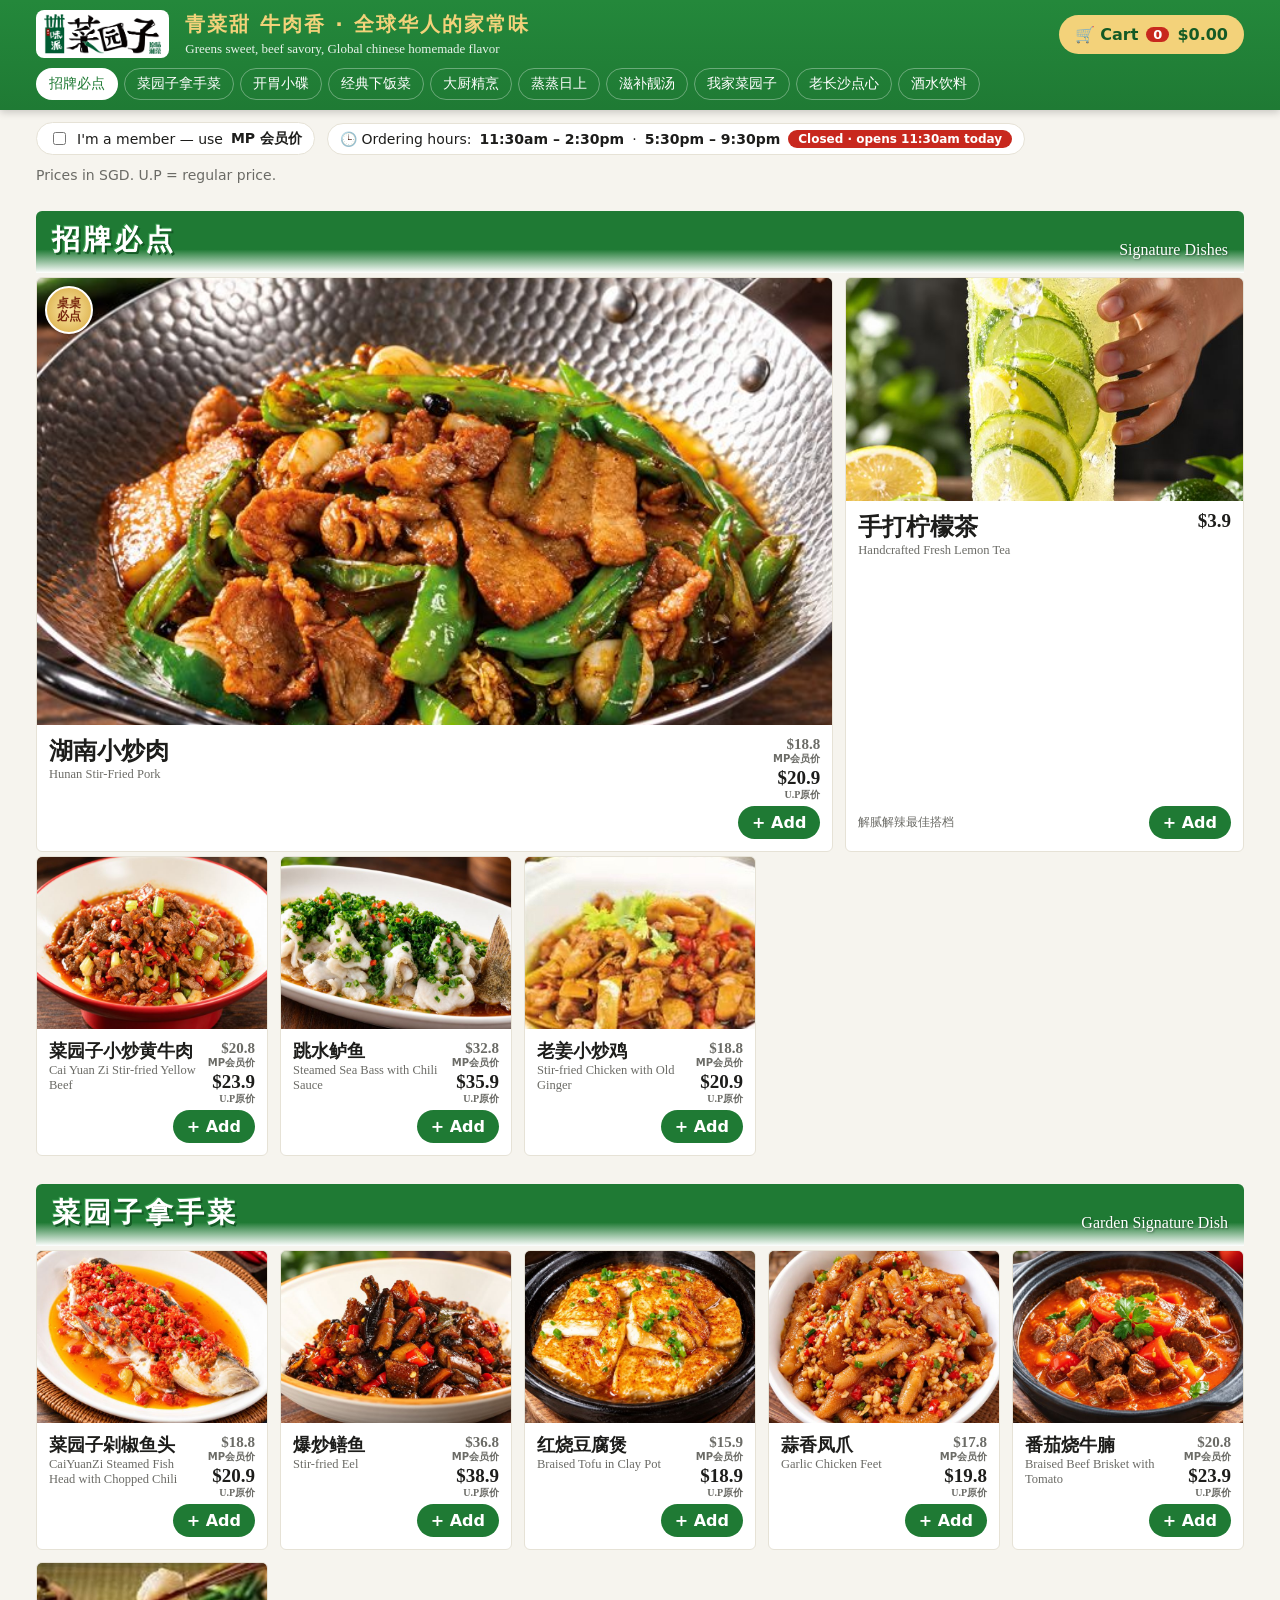
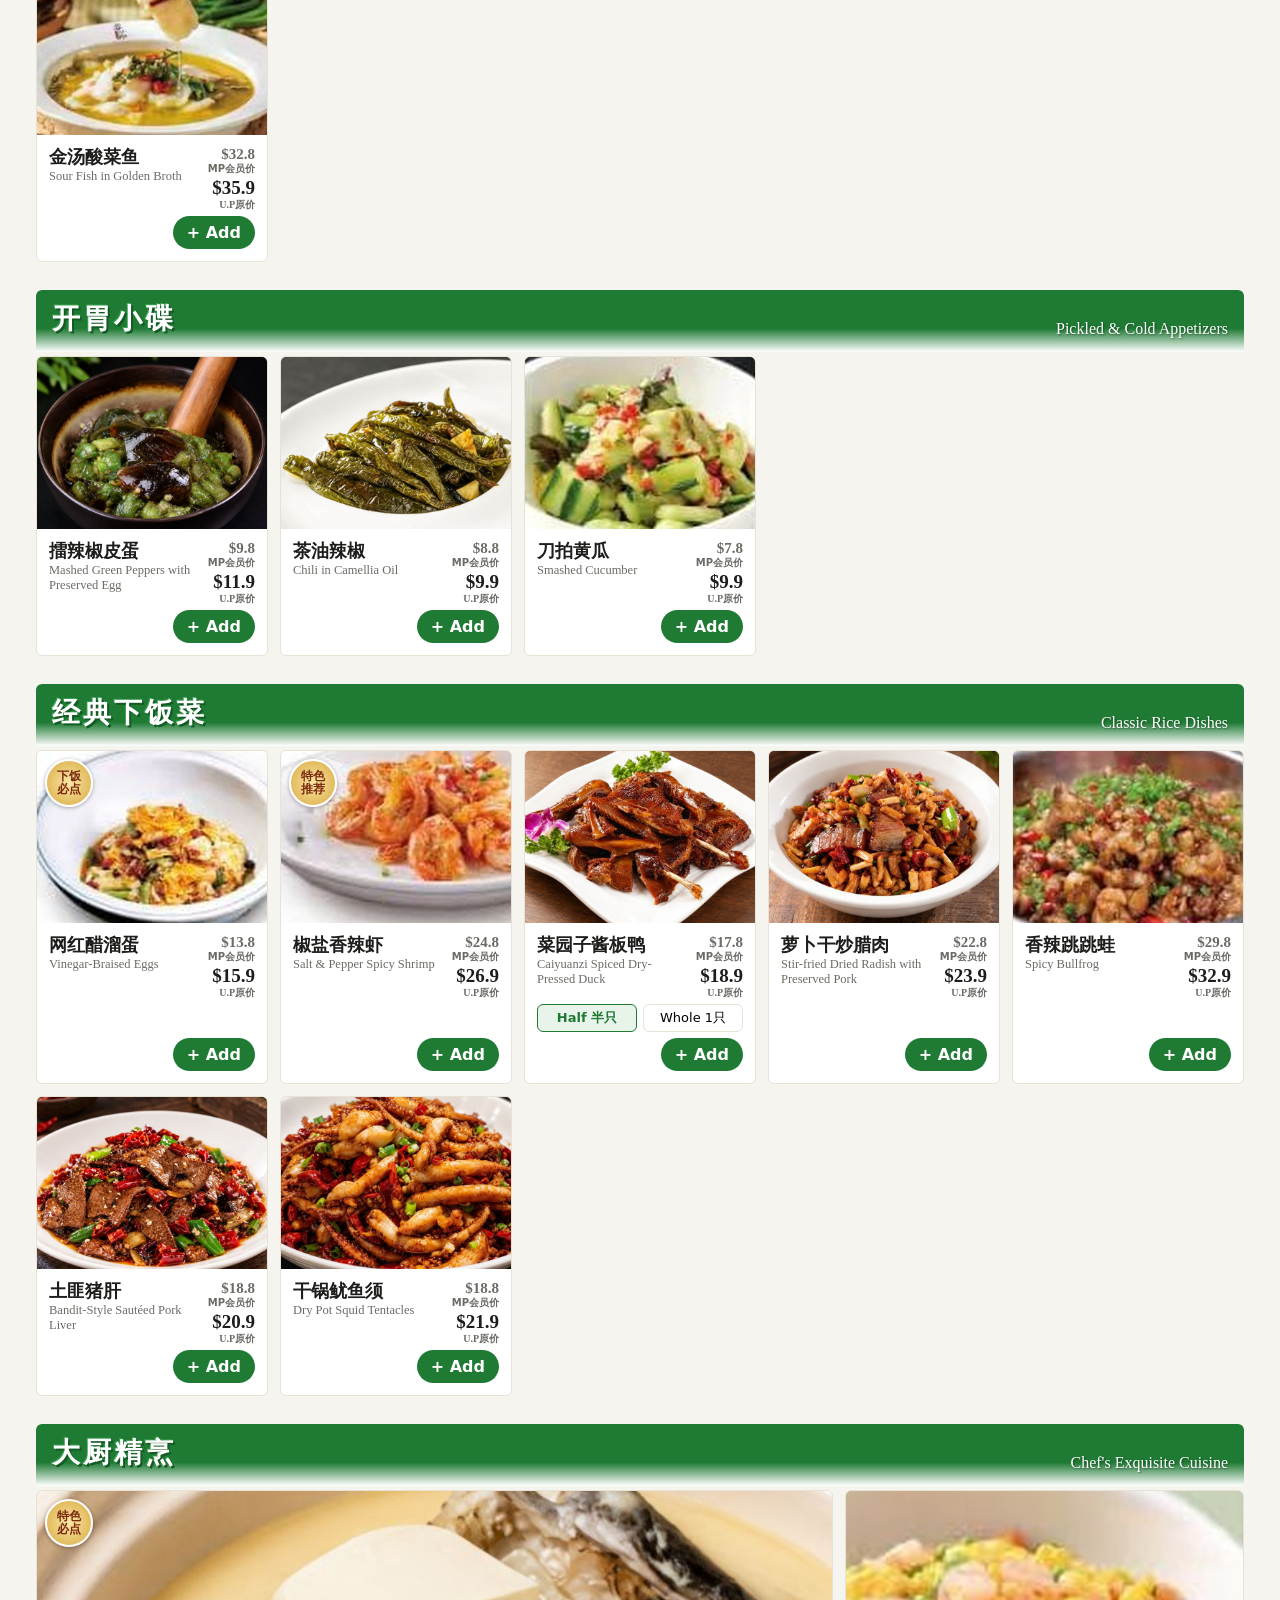
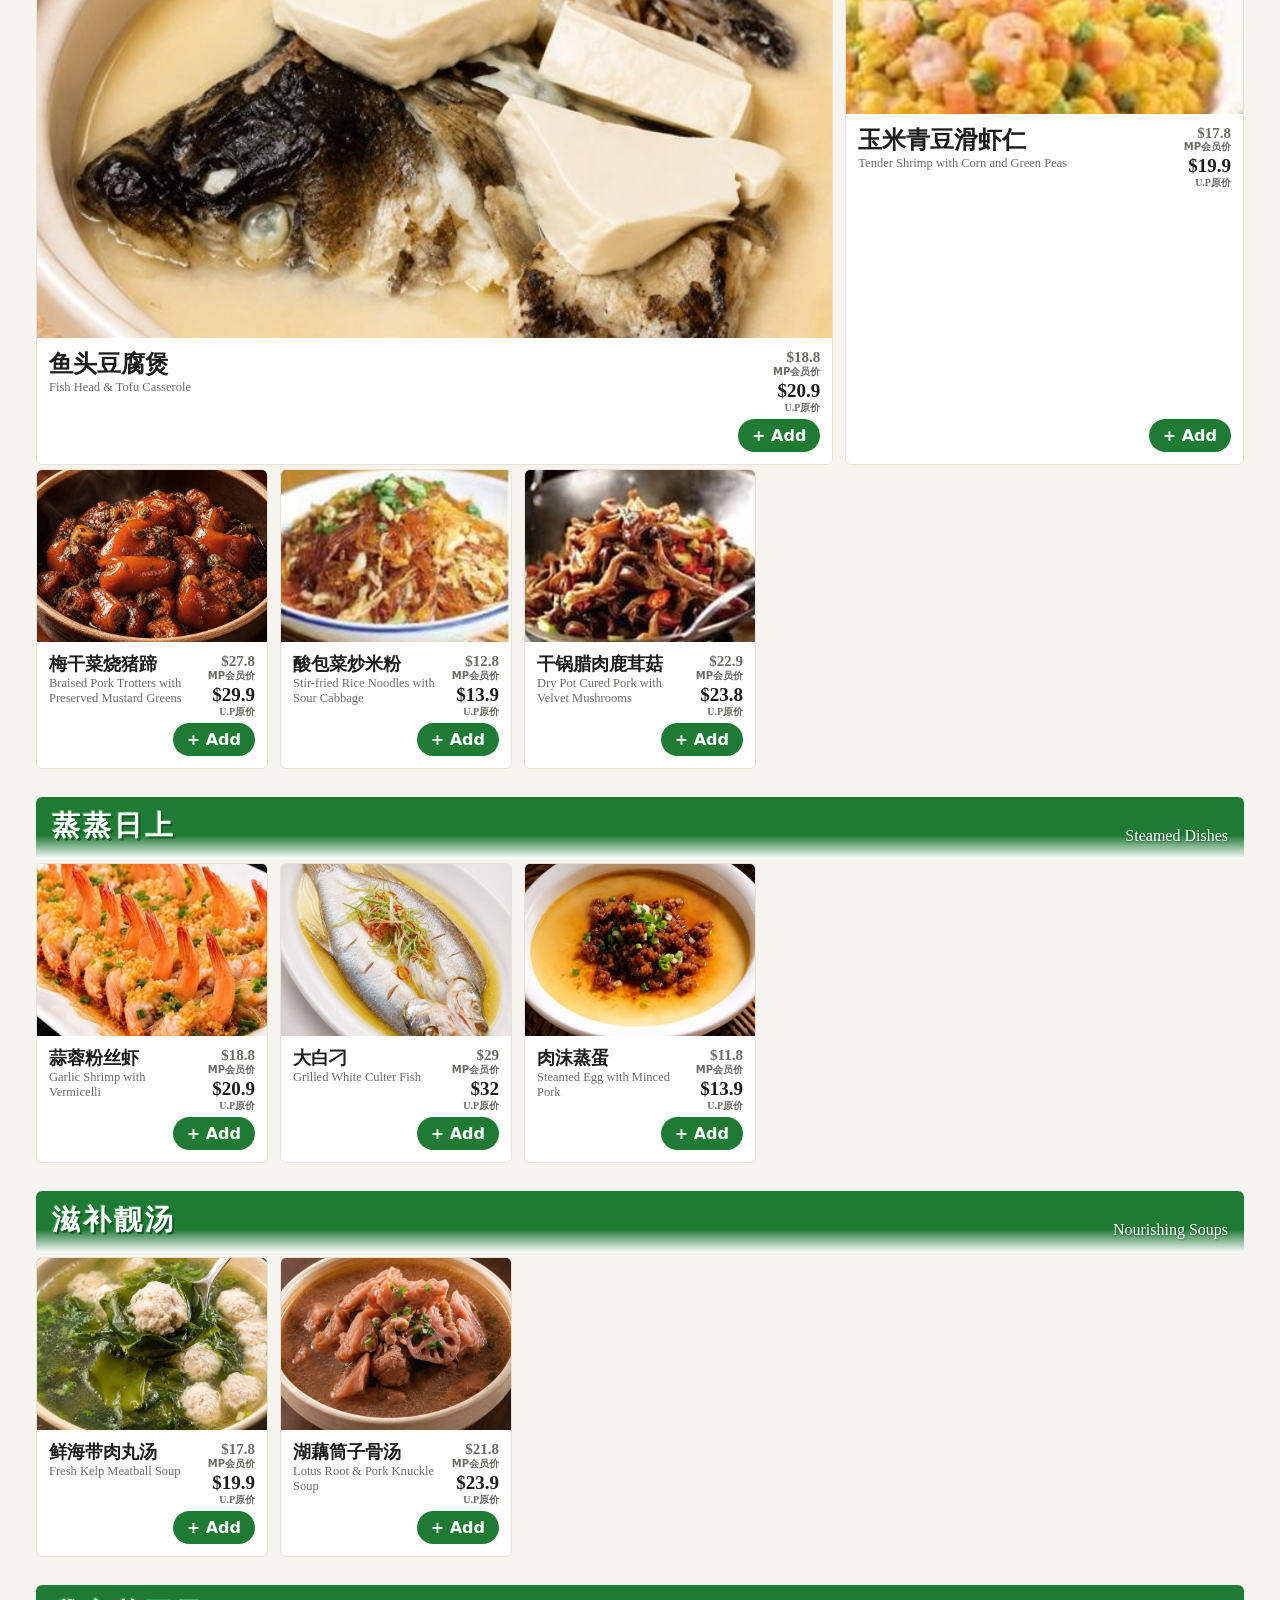
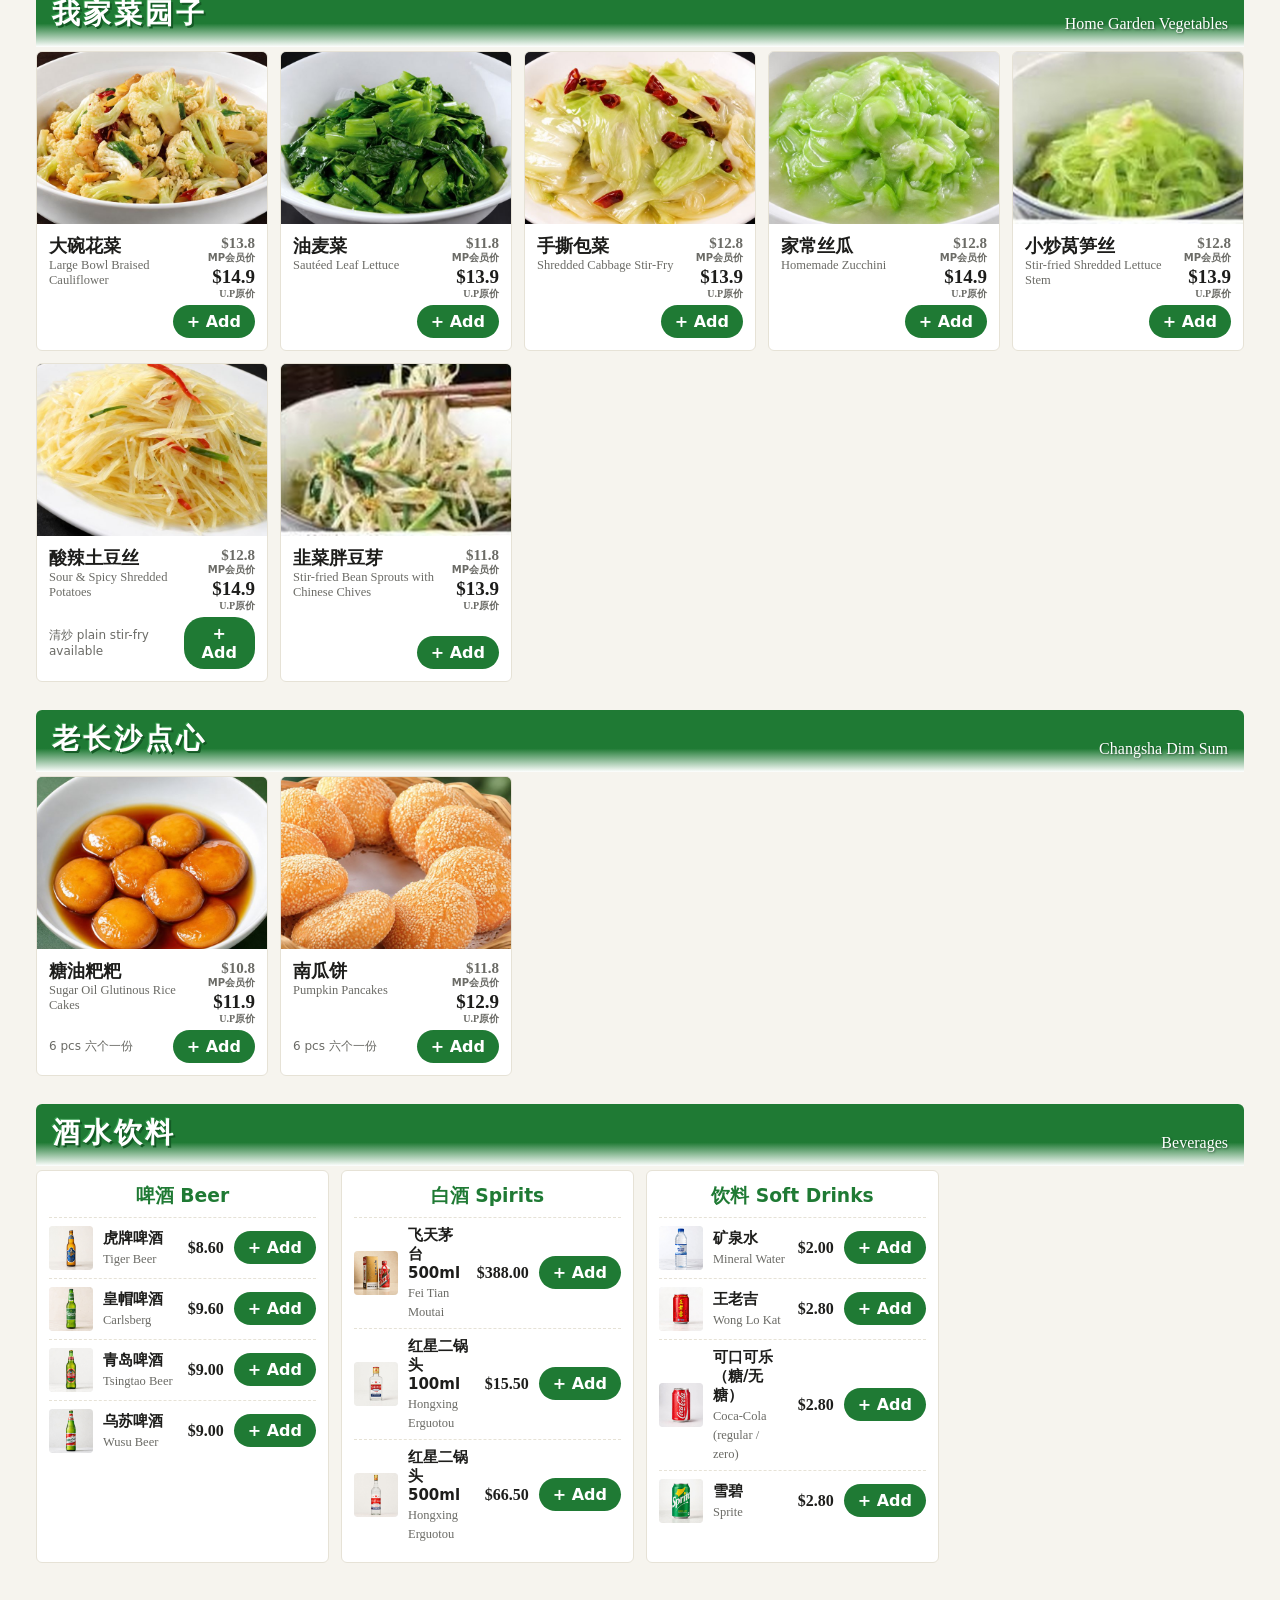
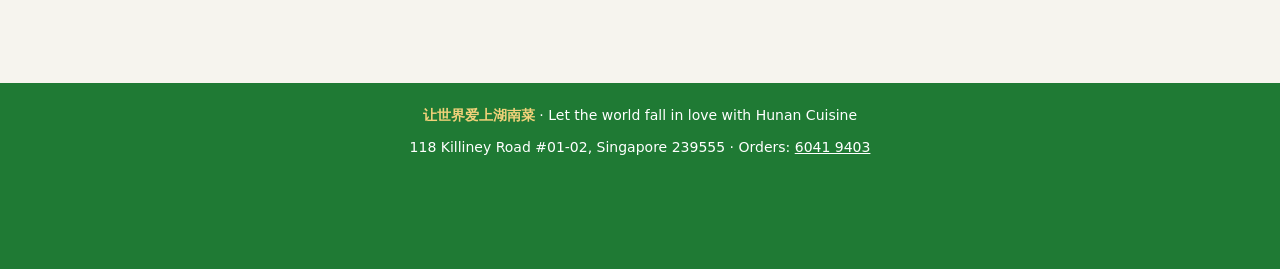
<file: app/index.html>
<!doctype html>
<html lang="en">
<head>
<meta charset="utf-8">
<meta name="viewport" content="width=device-width,initial-scale=1,viewport-fit=cover">
<title>菜园子 Order Online</title>
<meta name="theme-color" content="#1f7a34">
<link rel="stylesheet" href="css/order.css">
</head>
<body>
<header>
  <div class="top">
    <div class="logo"><img src="img/logo.png" alt="菜园子 原味湘菜"></div>
    <div class="slogan"><b>青菜甜 牛肉香 · 全球华人的家常味</b><span>Greens sweet, beef savory, Global chinese homemade flavor</span></div>
    <button class="cartbtn" onclick="openCart()">🛒 Cart <i id="cnt">0</i> <span id="ctot">$0.00</span></button>
  </div>
  <nav id="nav"></nav>
</header>
<div class="bar">
  <label class="toggle"><input type="checkbox" id="member" style="width:auto"> I'm a member — use <b>MP 会员价</b></label>
  <span class="hours">🕒 Ordering hours: <b>11:30am – 2:30pm</b> · <b>5:30pm – 9:30pm</b> <span id="openpill" class="pill"></span></span>
  <span>Prices in SGD. U.P = regular price.</span>
</div>
<main id="menu"></main>
<footer>
  <div><b>让世界爱上湖南菜</b> · Let the world fall in love with Hunan Cuisine</div>
  <p>118 Killiney Road #01-02, Singapore 239555 · Orders: <a href="tel:+6560419403" style="color:#fff">6041 9403</a></p>
</footer>
<button class="fab hide" id="fab" onclick="openCart()"><span>🛒 <span id="fcnt">0</span> items</span><span>View cart · <span id="ftot">$0.00</span></span></button>

<div id="shell">
  <div class="scrim" onclick="closeCart()"></div>
  <aside class="drawer" aria-label="Cart">
    <div class="dh"><h3 id="dtitle">Your order</h3><button onclick="closeCart()" aria-label="Close">×</button></div>
    <div class="db" id="db"></div>
    <div class="df" id="df"></div>
  </aside>
</div>

<script src="js/order.js"></script>
</body>
</html>
</file>
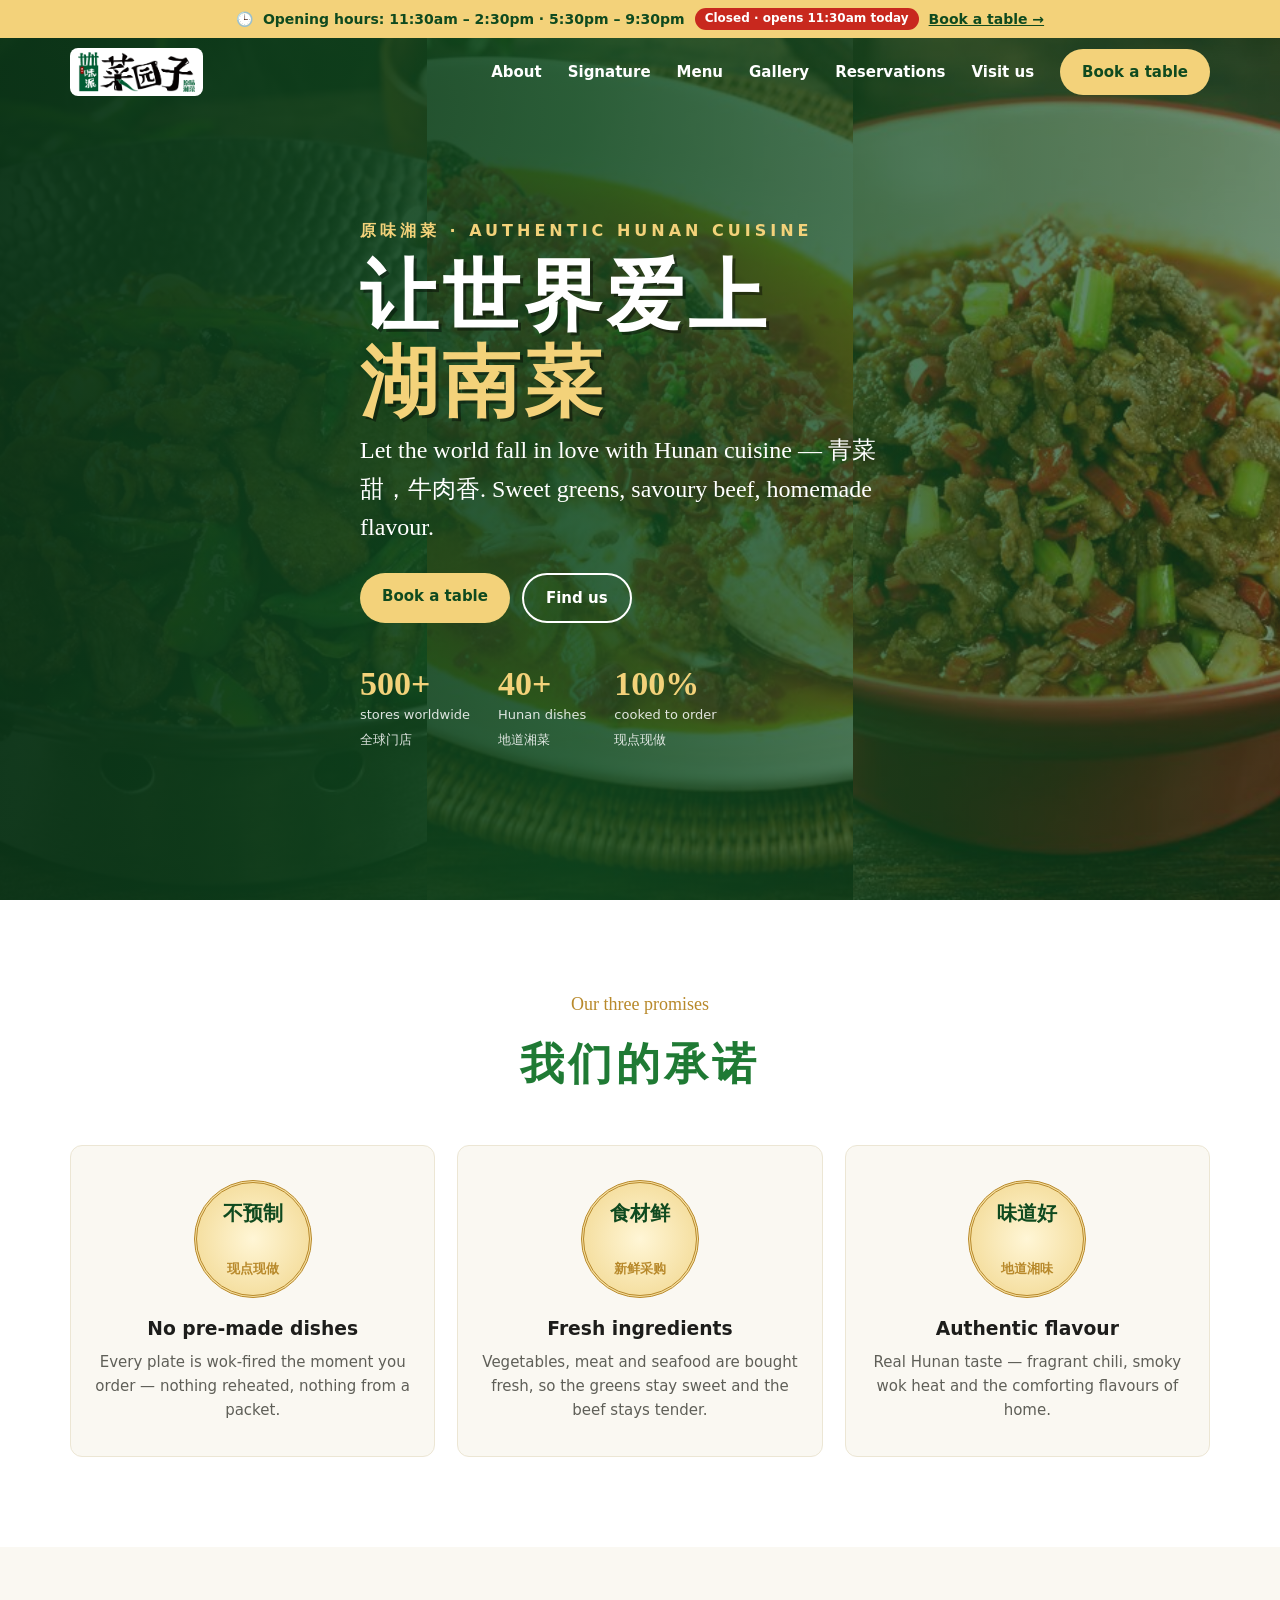
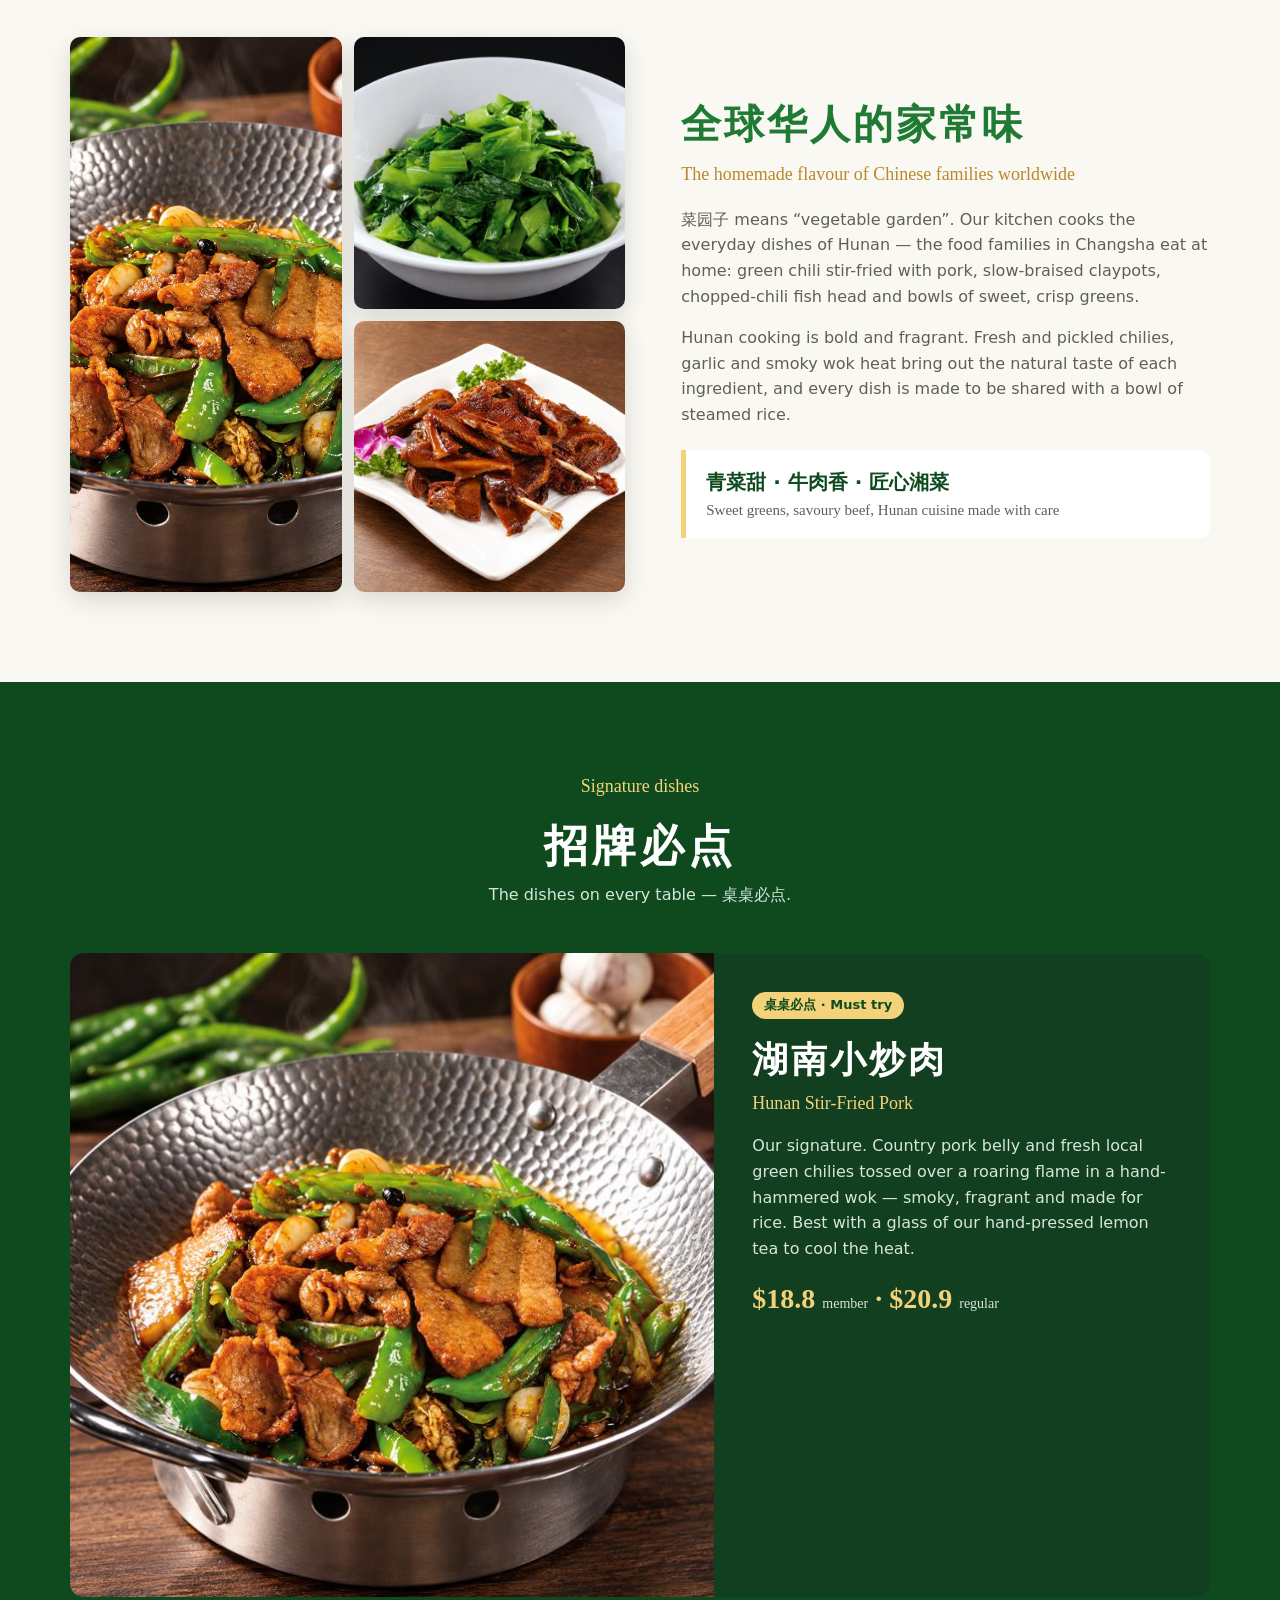
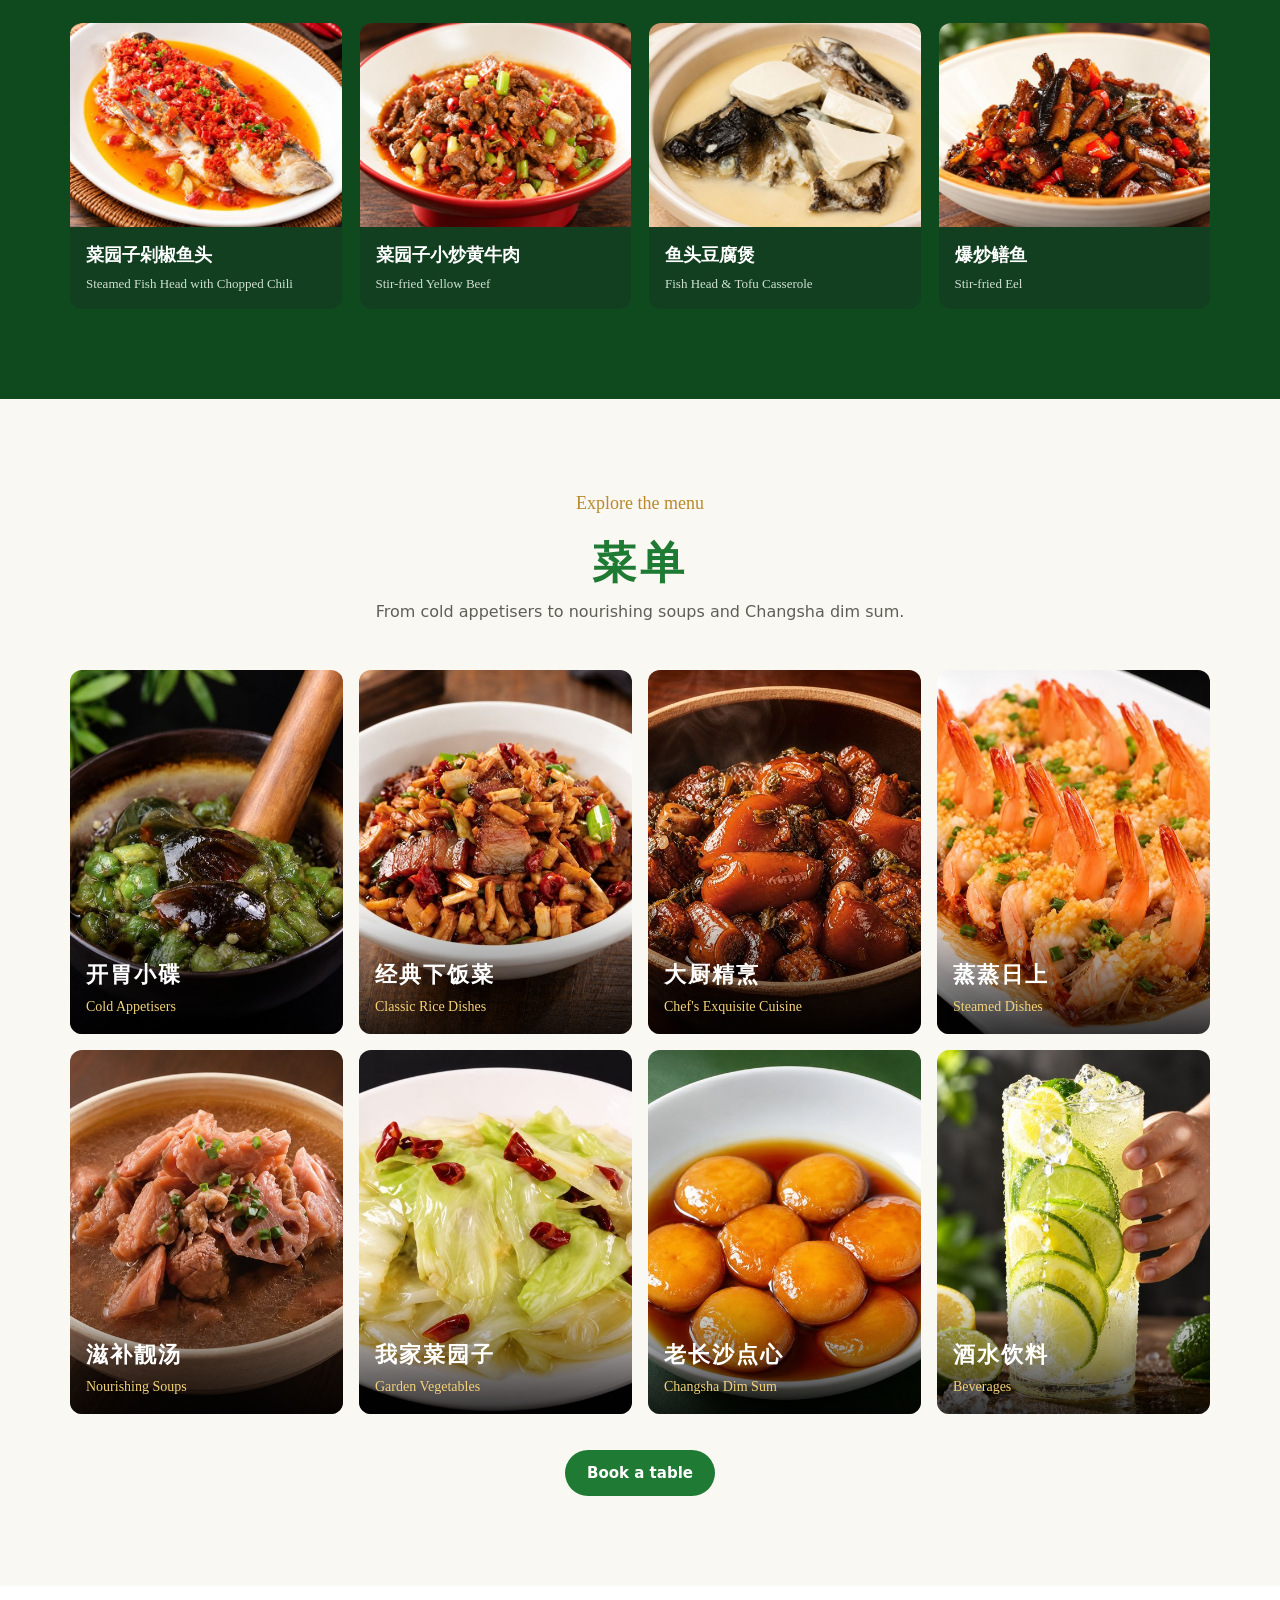
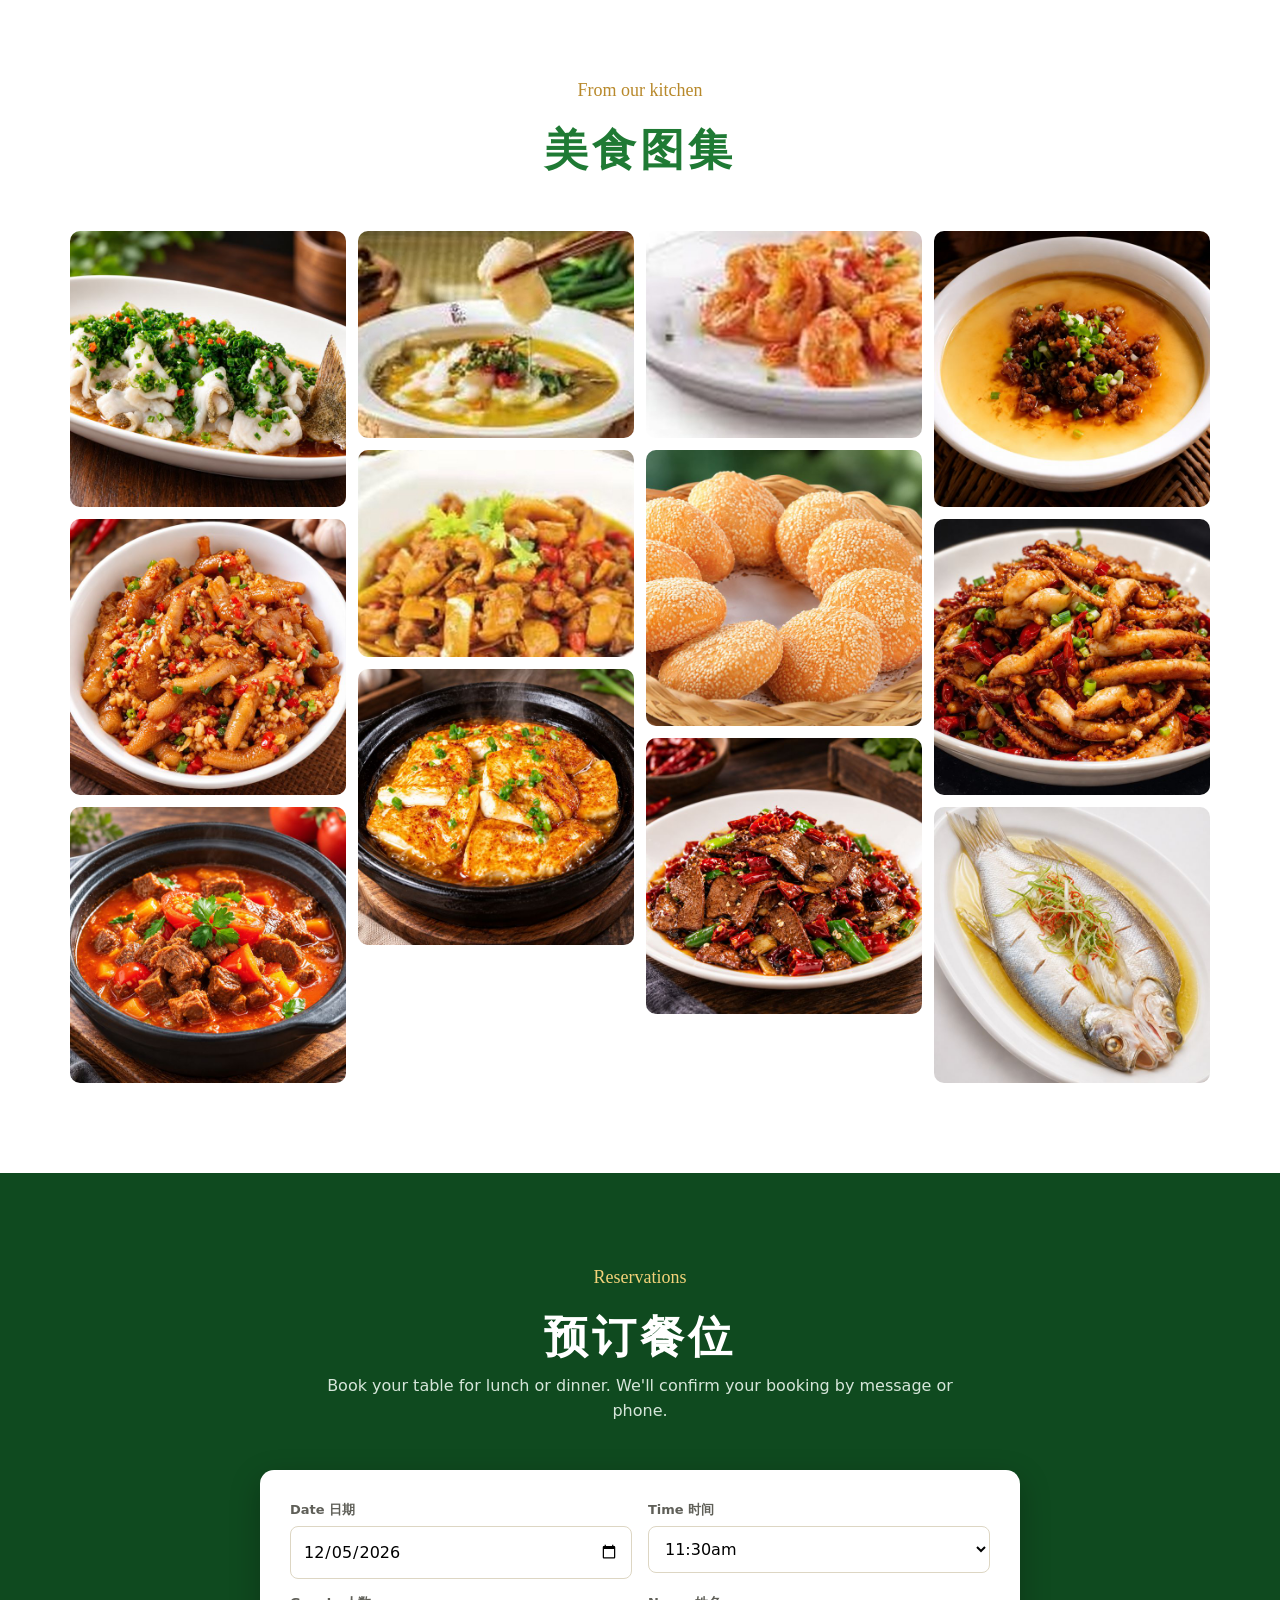
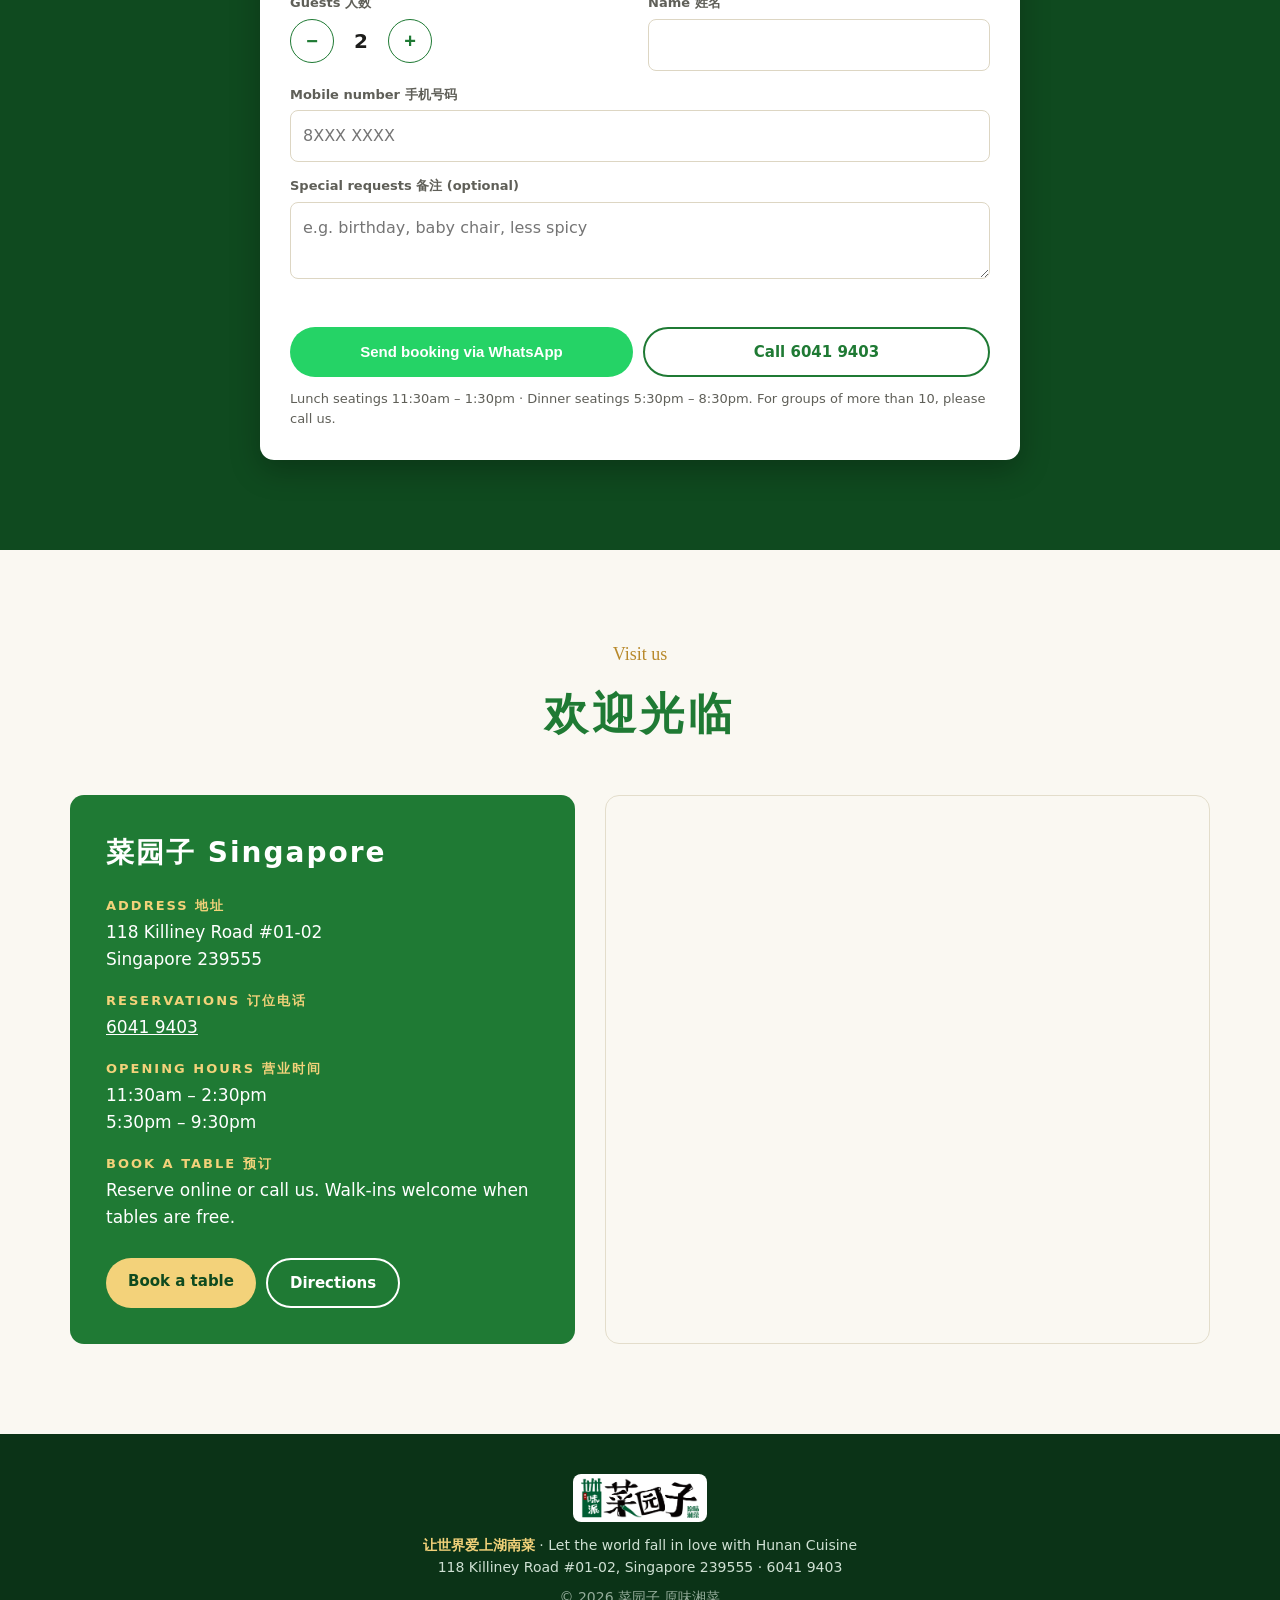
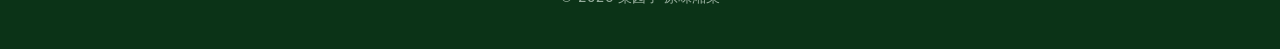
<file: site/index.html>
<!doctype html>
<html lang="en">
<head>
<meta charset="utf-8">
<meta name="viewport" content="width=device-width,initial-scale=1">
<title>菜园子 · Authentic Hunan Cuisine in Singapore</title>
<meta name="description" content="菜园子 原味湘菜 — authentic Hunan home cooking at 118 Killiney Road, Singapore. Cooked fresh to order with fresh ingredients.">
<meta name="theme-color" content="#1f7a34">
<style>
:root{--g:#1f7a34;--gd:#0f4a1f;--gold:#f3d27a;--golddk:#b8892b;--ink:#1d1d1b;--mute:#5f5f58;--bg:#faf8f2;--red:#c8281e}
*{box-sizing:border-box}html{scroll-behavior:smooth}
body{margin:0;font-family:system-ui,-apple-system,"Segoe UI","PingFang SC","Microsoft YaHei",sans-serif;color:var(--ink);background:var(--bg);line-height:1.6}
img{display:block;max-width:100%}a{color:inherit}
.wrap{max-width:1180px;margin:auto;padding:0 20px}
.serif{font-family:Georgia,"Times New Roman",serif}
/* nav */
header{position:fixed;inset:0 0 auto;z-index:20;transition:background .3s,box-shadow .3s}
.hoursbar{background:var(--gold);color:var(--gd);font-size:14px;font-weight:600}
.hoursbar .wrap{display:flex;align-items:center;justify-content:center;gap:10px;flex-wrap:wrap;min-height:38px;padding-top:6px;padding-bottom:6px;text-align:center}
.hoursbar b{font-weight:800}
.hoursbar .pill{color:#fff;background:var(--g);border-radius:12px;padding:1px 10px;font-size:12px;font-weight:800}
.hoursbar .pill.closed{background:var(--red)}
.hoursbar a{color:var(--gd);font-weight:800}
.hoursbar b{white-space:nowrap}.hoursbar .lbl2{display:none}
@media (max-width:600px){.hoursbar{font-size:12.5px}.hoursbar .wrap{gap:4px 8px;padding-left:10px;padding-right:10px}.hoursbar .lbl,.hoursbar .ic{display:none}.hoursbar .lbl2{display:inline}.hoursbar .pill{font-size:11px}}
header.solid{background:var(--g);box-shadow:0 2px 10px #0003}
.nav{display:flex;align-items:center;justify-content:space-between;height:68px}
.logo{background:#fff;border-radius:8px;padding:4px 8px;height:48px;display:flex}.logo img{height:40px;width:auto}
.links{display:flex;gap:26px;align-items:center}
.links a{color:#fff;text-decoration:none;font-weight:600;font-size:15px}
.links a:hover{color:var(--gold)}
.btn{display:inline-block;background:var(--gold);color:var(--gd)!important;padding:11px 22px;border-radius:30px;font-weight:800;text-decoration:none;border:0;font-size:15px}
.btn:hover{background:#fff}
.btn.ghost{background:transparent;color:#fff!important;border:2px solid #fff}
.menuT{display:none;background:none;border:0;color:#fff;font-size:28px;cursor:pointer}
/* hero */
.hero{position:relative;min-height:100vh;display:grid;align-items:center;color:#fff;overflow:hidden;background:var(--gd)}
.hero .bg{position:absolute;inset:0;display:grid;grid-template-columns:repeat(3,1fr);opacity:.55}
.hero .bg img{width:100%;height:100%;object-fit:cover}
.hero:after{content:"";position:absolute;inset:0;background:linear-gradient(90deg,#0b3317f2 0%,#0f4a1fc4 45%,#0f4a1f40 100%)}
.hero .wrap{position:relative;z-index:1;padding-top:130px;padding-bottom:60px}
.hero .kick{color:var(--gold);letter-spacing:4px;font-weight:700}
.hero h1{font-size:clamp(40px,7vw,78px);line-height:1.1;margin:10px 0 6px;letter-spacing:4px;text-shadow:3px 3px 0 #0006}
.hero h1 span{color:var(--gold)}
.hero p.en{font-size:clamp(18px,2.4vw,24px);margin:0 0 26px;max-width:560px}
.hero .cta{display:flex;gap:12px;flex-wrap:wrap}
.stat{display:flex;gap:28px;margin-top:44px;flex-wrap:wrap}
.stat div b{display:block;font-size:34px;color:var(--gold);font-family:Georgia,serif;line-height:1}
.stat div span{font-size:13px;opacity:.85}
/* sections */
section{padding:90px 0}
.head{text-align:center;max-width:680px;margin:0 auto 46px}
.head .zh{font-size:clamp(30px,4.5vw,44px);font-weight:900;color:var(--g);letter-spacing:4px;margin:0}
.head .en{font-family:Georgia,serif;color:var(--golddk);font-size:18px;margin:0 0 10px}
.head p{color:var(--mute);margin:0}
/* promises */
.promise{background:#fff}
.pgrid{display:grid;grid-template-columns:repeat(3,1fr);gap:22px}
.pcard{text-align:center;padding:34px 22px;border-radius:12px;background:var(--bg);border:1px solid #ece6d4}
.laurel{width:118px;height:118px;margin:0 auto 16px;border-radius:50%;display:grid;place-items:center;background:radial-gradient(#fff6d6,#f1d68c);border:3px double var(--golddk);color:var(--gd);font-weight:900;line-height:1.2;font-size:20px}
.laurel small{display:block;font-size:13px;font-weight:700;color:var(--golddk)}
.pcard h3{margin:0 0 6px}.pcard p{margin:0;color:var(--mute);font-size:15px}
/* story */
.story .grid{display:grid;grid-template-columns:1.05fr 1fr;gap:56px;align-items:center}
.collage{display:grid;grid-template-columns:1fr 1fr;gap:12px}
.collage img{border-radius:10px;aspect-ratio:1;object-fit:cover;box-shadow:0 8px 24px #0002}
.collage img:first-child{grid-row:span 2;aspect-ratio:auto;height:100%}
.story h2{font-size:clamp(28px,4vw,40px);color:var(--g);margin:0 0 4px;letter-spacing:3px}
.story .en{font-family:Georgia,serif;color:var(--golddk);font-size:18px;margin:0 0 18px}
.story p{color:var(--mute)}
.story blockquote{margin:22px 0 0;padding:16px 20px;border-left:5px solid var(--gold);background:#fff;border-radius:0 10px 10px 0;font-size:20px;font-weight:800;color:var(--gd)}
.story blockquote span{display:block;font-family:Georgia,serif;font-weight:400;font-size:15px;color:var(--mute)}
/* signature */
.sig{background:var(--gd);color:#fff}
.sig .head .zh{color:#fff}.sig .head .en{color:var(--gold)}.sig .head p{color:#d6e6da}
.feat{display:grid;grid-template-columns:1.3fr 1fr;gap:0;border-radius:14px;overflow:hidden;background:#123f20;margin-bottom:26px}
.feat img{width:100%;height:100%;object-fit:cover;min-height:340px}
.feat .t{padding:38px}
.tag{display:inline-block;background:var(--gold);color:var(--gd);font-weight:800;font-size:13px;padding:3px 12px;border-radius:20px}
.feat h3{font-size:36px;margin:12px 0 0;letter-spacing:3px}.feat .serif{color:var(--gold);font-size:18px}
.feat p{color:#d6e6da}
.price{font-family:Georgia,serif;font-size:28px;font-weight:700;color:var(--gold)}.price small{font-size:14px;color:#d6e6da;font-weight:400}
.dgrid{display:grid;grid-template-columns:repeat(4,1fr);gap:18px}
.dish{background:#123f20;border-radius:12px;overflow:hidden;transition:transform .2s}
.dish:hover{transform:translateY(-4px)}
.dish img{aspect-ratio:4/3;width:100%;object-fit:cover}
.dish div{padding:14px 16px}.dish b{font-size:18px;display:block}.dish span{font-family:Georgia,serif;font-size:13px;color:#cfe0d3}
/* menu categories */
.cats{display:grid;grid-template-columns:repeat(4,1fr);gap:16px}
.cat{position:relative;border-radius:12px;overflow:hidden;aspect-ratio:3/4;color:#fff;text-decoration:none}
.cat img{width:100%;height:100%;object-fit:cover;transition:transform .4s}
.cat:hover img{transform:scale(1.06)}
.cat div{position:absolute;inset:auto 0 0;padding:50px 16px 16px;background:linear-gradient(transparent,#000c)}
.cat b{font-size:22px;letter-spacing:2px;display:block}.cat span{font-family:Georgia,serif;font-size:14px;color:var(--gold)}
.center{text-align:center;margin-top:36px}
.btn.green{background:var(--g);color:#fff!important}.btn.green:hover{background:var(--gd)}
/* gallery */
.gallery{background:#fff}
.gal{columns:4 220px;column-gap:12px}
.gal img{width:100%;margin:0 0 12px;border-radius:10px;break-inside:avoid}
/* visit */
.visit .grid{display:grid;grid-template-columns:1fr 1.2fr;gap:30px;align-items:stretch}
.info{background:var(--g);color:#fff;border-radius:14px;padding:36px}
.info h3{margin:0 0 20px;font-size:28px;letter-spacing:2px}
.info dl{margin:0;display:grid;gap:18px}
.info dt{color:var(--gold);font-weight:800;font-size:13px;letter-spacing:2px;text-transform:uppercase}
.info dd{margin:2px 0 0;font-size:17px}
.info dd a{color:#fff}
.map{border-radius:14px;overflow:hidden;min-height:380px;border:1px solid #e3ddcb}
.map iframe{width:100%;height:100%;min-height:380px;border:0;display:block}
.reserve{background:var(--gd);color:#fff}
.reserve .head .zh{color:#fff}.reserve .head .en{color:var(--gold)}.reserve .head p{color:#d6e6da}
.rform{max-width:760px;margin:auto;background:#fff;color:var(--ink);border-radius:14px;padding:30px;box-shadow:0 10px 30px #0004}
.rgrid{display:grid;grid-template-columns:1fr 1fr;gap:14px 16px}
.rgrid .full{grid-column:1/-1}
.rform label{display:block;font-size:13px;font-weight:700;color:var(--mute);margin-bottom:5px}
.rform input,.rform select,.rform textarea{width:100%;padding:12px;border:1px solid #ddd6c3;border-radius:8px;font:inherit;background:#fff}
.rform input:focus,.rform select:focus,.rform textarea:focus{outline:2px solid var(--g);border-color:var(--g)}
.guests{display:flex;align-items:center;gap:10px}.guests button{width:44px;height:44px;border-radius:50%;border:1.5px solid var(--g);background:#fff;color:var(--g);font-size:20px;font-weight:800;cursor:pointer}.guests output{min-width:34px;text-align:center;font-size:20px;font-weight:800}
.rerr{color:var(--red);font-size:14px;margin-top:12px;min-height:1em}
.ractions{display:flex;gap:10px;flex-wrap:wrap;margin-top:14px}
.ractions .btn{flex:1;text-align:center;cursor:pointer;min-width:200px}
.btn.wa{background:#25d366;color:#fff!important}.btn.wa:hover{background:#1ebe5b}
.btn.call{background:#fff;color:var(--g)!important;border:2px solid var(--g)}
.rnote{font-size:13px;color:var(--mute);margin:12px 0 0}
.rdone{display:none;text-align:center;padding:14px 0 0}.rdone.on{display:block}.rdone b{font-size:20px;color:var(--g)}
footer{background:#0b3317;color:#cfe0d3;padding:40px 0;text-align:center;font-size:14px}
footer .logo{display:inline-flex;margin-bottom:12px}
footer b{color:var(--gold)}
.reveal{opacity:0;transform:translateY(24px);transition:opacity .7s,transform .7s}.reveal.in{opacity:1;transform:none}
@media (prefers-reduced-motion:reduce){.reveal{opacity:1;transform:none;transition:none}html{scroll-behavior:auto}}
@media (max-width:900px){
  .links{position:fixed;inset:var(--hdr,106px) 0 auto;background:var(--g);flex-direction:column;gap:0;padding:8px 0 18px;display:none}
  .links.open{display:flex}.links a{padding:12px 20px;width:100%;text-align:center}
  .menuT{display:block}
  .pgrid,.story .grid,.feat,.visit .grid,.rgrid{grid-template-columns:1fr}
  .rform{padding:20px}
  .dgrid,.cats{grid-template-columns:1fr 1fr}
  .hero .bg{grid-template-columns:1fr}.hero .bg img:not(:first-child){display:none}
  .feat img{min-height:240px}.feat .t{padding:24px}
  section{padding:64px 0}
}
@media (max-width:480px){.gal{columns:2;column-gap:8px}.gal img{margin-bottom:8px}.dgrid{gap:10px}.dish div{padding:10px}.dish b{font-size:15px}.cat b{font-size:18px}.stat{gap:18px}.stat div b{font-size:26px}}
</style>
</head>
<body>
<header id="hdr">
  <div class="hoursbar" role="note"><div class="wrap"><span class="ic">🕒</span><span><span class="lbl">Opening hours: </span><span class="lbl2">Open </span><b>11:30am – 2:30pm</b> · <b>5:30pm – 9:30pm</b></span><span id="openpill" class="pill"></span><a href="#reserve">Book a table →</a></div></div>
  <div class="wrap nav">
    <a href="#top" class="logo" aria-label="菜园子 home"><img src="../app/img/logo.png" alt="菜园子 原味湘菜"></a>
    <button class="menuT" aria-label="Menu" onclick="document.querySelector('.links').classList.toggle('open')">☰</button>
    <nav class="links" onclick="if(event.target.tagName==='A')this.classList.remove('open')">
      <a href="#about">About</a><a href="#signature">Signature</a><a href="#menu">Menu</a><a href="#gallery">Gallery</a><a href="#reserve">Reservations</a><a href="#visit">Visit us</a>
      <a class="btn" href="#reserve">Book a table</a>
    </nav>
  </div>
</header>

<section class="hero" id="top" style="padding:0">
  <div class="bg"><img src="../app/img/hunan-stir-fried-pork.jpg" alt=""><img src="../app/img/cai-yuan-zi-steamed-fish-head-with-chopped-chili.jpg" alt=""><img src="../app/img/cai-yuan-zi-stir-fried-yellow-beef.jpg" alt=""></div>
  <div class="wrap">
    <div class="kick">原味湘菜 · AUTHENTIC HUNAN CUISINE</div>
    <h1>让世界爱上<br><span>湖南菜</span></h1>
    <p class="en serif">Let the world fall in love with Hunan cuisine — 青菜甜，牛肉香. Sweet greens, savoury beef, homemade flavour.</p>
    <div class="cta"><a class="btn" href="#reserve">Book a table</a><a class="btn ghost" href="#visit">Find us</a></div>
    <div class="stat"><div><b>500+</b><span>stores worldwide<br>全球门店</span></div><div><b>40+</b><span>Hunan dishes<br>地道湘菜</span></div><div><b>100%</b><span>cooked to order<br>现点现做</span></div></div>
  </div>
</section>

<section class="promise" id="about">
  <div class="wrap">
    <div class="head reveal"><p class="en">Our three promises</p><h2 class="zh">我们的承诺</h2></div>
    <div class="pgrid">
      <div class="pcard reveal"><div class="laurel">不预制<small>现点现做</small></div><h3>No pre-made dishes</h3><p>Every plate is wok-fired the moment you order — nothing reheated, nothing from a packet.</p></div>
      <div class="pcard reveal"><div class="laurel">食材鲜<small>新鲜采购</small></div><h3>Fresh ingredients</h3><p>Vegetables, meat and seafood are bought fresh, so the greens stay sweet and the beef stays tender.</p></div>
      <div class="pcard reveal"><div class="laurel">味道好<small>地道湘味</small></div><h3>Authentic flavour</h3><p>Real Hunan taste — fragrant chili, smoky wok heat and the comforting flavours of home.</p></div>
    </div>
  </div>
</section>

<section class="story">
  <div class="wrap grid">
    <div class="collage reveal">
      <img src="../app/img/hunan-stir-fried-pork-wok.jpg" alt="Hunan stir-fried pork in a hammered wok">
      <img src="../app/img/sauteed-leaf-lettuce.jpg" alt="Sautéed leaf lettuce">
      <img src="../app/img/old-changsha-spiced-salted-duck.jpg" alt="Caiyuanzi spiced dry-pressed duck">
    </div>
    <div class="reveal">
      <h2>全球华人的家常味</h2>
      <p class="en">The homemade flavour of Chinese families worldwide</p>
      <p>菜园子 means “vegetable garden”. Our kitchen cooks the everyday dishes of Hunan — the food families in Changsha eat at home: green chili stir-fried with pork, slow-braised claypots, chopped-chili fish head and bowls of sweet, crisp greens.</p>
      <p>Hunan cooking is bold and fragrant. Fresh and pickled chilies, garlic and smoky wok heat bring out the natural taste of each ingredient, and every dish is made to be shared with a bowl of steamed rice.</p>
      <blockquote>青菜甜 · 牛肉香 · 匠心湘菜<span>Sweet greens, savoury beef, Hunan cuisine made with care</span></blockquote>
    </div>
  </div>
</section>

<section class="sig" id="signature">
  <div class="wrap">
    <div class="head reveal"><p class="en">Signature dishes</p><h2 class="zh">招牌必点</h2><p>The dishes on every table — 桌桌必点.</p></div>
    <div class="feat reveal">
      <img src="../app/img/hunan-stir-fried-pork.jpg" alt="Hunan stir-fried pork">
      <div class="t"><span class="tag">桌桌必点 · Must try</span><h3>湖南小炒肉</h3><div class="serif">Hunan Stir-Fried Pork</div>
        <p>Our signature. Country pork belly and fresh local green chilies tossed over a roaring flame in a hand-hammered wok — smoky, fragrant and made for rice. Best with a glass of our hand-pressed lemon tea to cool the heat.</p>
        <div class="price">$18.8 <small>member</small> · $20.9 <small>regular</small></div></div>
    </div>
    <div class="dgrid">
      <div class="dish reveal"><img loading="lazy" src="../app/img/cai-yuan-zi-steamed-fish-head-with-chopped-chili.jpg" alt=""><div><b>菜园子剁椒鱼头</b><span>Steamed Fish Head with Chopped Chili</span></div></div>
      <div class="dish reveal"><img loading="lazy" src="../app/img/cai-yuan-zi-stir-fried-yellow-beef.jpg" alt=""><div><b>菜园子小炒黄牛肉</b><span>Stir-fried Yellow Beef</span></div></div>
      <div class="dish reveal"><img loading="lazy" src="../app/img/fish-head-and-tofu-casserole.jpg" alt=""><div><b>鱼头豆腐煲</b><span>Fish Head &amp; Tofu Casserole</span></div></div>
      <div class="dish reveal"><img loading="lazy" src="../app/img/stir-fried-eel.jpg" alt=""><div><b>爆炒鳝鱼</b><span>Stir-fried Eel</span></div></div>
    </div>
  </div>
</section>

<section id="menu">
  <div class="wrap">
    <div class="head reveal"><p class="en">Explore the menu</p><h2 class="zh">菜单</h2><p>From cold appetisers to nourishing soups and Changsha dim sum.</p></div>
    <div class="cats">
      <div class="cat reveal"><img loading="lazy" src="../app/img/mashed-green-peppers-with-preserved-egg.jpg" alt=""><div><b>开胃小碟</b><span>Cold Appetisers</span></div></div>
      <div class="cat reveal"><img loading="lazy" src="../app/img/stir-fried-dried-radish-with-preserved-pork.jpg" alt=""><div><b>经典下饭菜</b><span>Classic Rice Dishes</span></div></div>
      <div class="cat reveal"><img loading="lazy" src="../app/img/braised-pork-trotters-with-preserved-mustard-greens.jpg" alt=""><div><b>大厨精烹</b><span>Chef's Exquisite Cuisine</span></div></div>
      <div class="cat reveal"><img loading="lazy" src="../app/img/garlic-shrimp-with-vermicelli.jpg" alt=""><div><b>蒸蒸日上</b><span>Steamed Dishes</span></div></div>
      <div class="cat reveal"><img loading="lazy" src="../app/img/lotus-root-and-pork-knuckle-soup.jpg" alt=""><div><b>滋补靓汤</b><span>Nourishing Soups</span></div></div>
      <div class="cat reveal"><img loading="lazy" src="../app/img/shredded-cabbage-stir-fry.jpg" alt=""><div><b>我家菜园子</b><span>Garden Vegetables</span></div></div>
      <div class="cat reveal"><img loading="lazy" src="../app/img/sugar-oil-glutinous-rice-cakes.jpg" alt=""><div><b>老长沙点心</b><span>Changsha Dim Sum</span></div></div>
      <div class="cat reveal"><img loading="lazy" src="../app/img/handcrafted-fresh-lemon-tea.jpg" alt=""><div><b>酒水饮料</b><span>Beverages</span></div></div>
    </div>
    <div class="center"><a class="btn green" href="#reserve">Book a table</a></div>
  </div>
</section>

<section class="gallery" id="gallery">
  <div class="wrap">
    <div class="head reveal"><p class="en">From our kitchen</p><h2 class="zh">美食图集</h2></div>
    <div class="gal">
      <img loading="lazy" src="../app/img/steamed-sea-bass-with-chili-sauce.jpg" alt="Steamed sea bass with chili sauce">
      <img loading="lazy" src="../app/img/garlic-chicken-feet.jpg" alt="Garlic chicken feet">
      <img loading="lazy" src="../app/img/braised-beef-brisket-with-tomato.jpg" alt="Braised beef brisket with tomato">
      <img loading="lazy" src="../app/img/sour-fish-in-golden-broth.jpg" alt="Sour fish in golden broth">
      <img loading="lazy" src="../app/img/stir-fried-chicken-with-old-ginger.jpg" alt="Stir-fried chicken with old ginger">
      <img loading="lazy" src="../app/img/braised-tofu-in-clay-pot.jpg" alt="Braised tofu in clay pot">
      <img loading="lazy" src="../app/img/salt-and-pepper-spicy-shrimp.jpg" alt="Salt and pepper spicy shrimp">
      <img loading="lazy" src="../app/img/pumpkin-pancakes.jpg" alt="Pumpkin pancakes">
      <img loading="lazy" src="../app/img/bandit-style-sauteed-pork-liver.jpg" alt="Bandit-style sautéed pork liver">
      <img loading="lazy" src="../app/img/steamed-egg-with-minced-pork.jpg" alt="Steamed egg with minced pork">
      <img loading="lazy" src="../app/img/dry-pot-squid-tentacles.jpg" alt="Dry pot squid tentacles">
      <img loading="lazy" src="../app/img/grilled-white-culter-fish.jpg" alt="Grilled white culter fish">
    </div>
  </div>
</section>

<section class="reserve" id="reserve">
  <div class="wrap">
    <div class="head reveal"><p class="en">Reservations</p><h2 class="zh">预订餐位</h2><p>Book your table for lunch or dinner. We'll confirm your booking by message or phone.</p></div>
    <form class="rform reveal" id="rform" novalidate>
      <div class="rgrid">
        <div><label for="rdate">Date 日期</label><input type="date" id="rdate" required></div>
        <div><label for="rtime">Time 时间</label><select id="rtime" required></select></div>
        <div><label>Guests 人数</label><div class="guests"><button type="button" aria-label="Fewer guests" data-d="-1">−</button><output id="rpax">2</output><button type="button" aria-label="More guests" data-d="1">+</button></div></div>
        <div><label for="rname">Name 姓名</label><input id="rname" autocomplete="name" required></div>
        <div class="full"><label for="rphone">Mobile number 手机号码</label><input id="rphone" inputmode="tel" autocomplete="tel" placeholder="8XXX XXXX" required></div>
        <div class="full"><label for="rnote">Special requests 备注 (optional)</label><textarea id="rnote" rows="2" placeholder="e.g. birthday, baby chair, less spicy"></textarea></div>
      </div>
      <div class="rerr" id="rerr" role="alert"></div>
      <div class="ractions">
        <button type="submit" class="btn wa">Send booking via WhatsApp</button>
        <a class="btn call" href="tel:+6560419403">Call 6041 9403</a>
      </div>
      <p class="rnote">Lunch seatings 11:30am – 1:30pm · Dinner seatings 5:30pm – 8:30pm. For groups of more than 10, please call us.</p>
      <div class="rdone" id="rdone"><b>谢谢！Your booking message is ready</b><p>Press send in WhatsApp. Your table is confirmed once we reply.</p></div>
    </form>
  </div>
</section>

<section class="visit" id="visit">
  <div class="wrap">
    <div class="head reveal"><p class="en">Visit us</p><h2 class="zh">欢迎光临</h2></div>
    <div class="grid">
      <div class="info reveal">
        <h3>菜园子 Singapore</h3>
        <dl>
          <div><dt>Address 地址</dt><dd>118 Killiney Road #01-02<br>Singapore 239555</dd></div>
          <div><dt>Reservations 订位电话</dt><dd><a href="tel:+6560419403">6041 9403</a></dd></div>
          <div><dt>Opening hours 营业时间</dt><dd>11:30am – 2:30pm<br>5:30pm – 9:30pm</dd></div>
          <div><dt>Book a table 预订</dt><dd>Reserve online or call us. Walk-ins welcome when tables are free.</dd></div>
        </dl>
        <p style="margin:26px 0 0;display:flex;gap:10px;flex-wrap:wrap"><a class="btn" href="#reserve">Book a table</a><a class="btn ghost" href="https://www.google.com/maps/search/?api=1&amp;query=118+Killiney+Road+Singapore+239555" target="_blank" rel="noopener">Directions</a></p>
      </div>
      <div class="map reveal"><iframe title="Map to 118 Killiney Road" loading="lazy" referrerpolicy="no-referrer-when-downgrade" src="https://maps.google.com/maps?q=118%20Killiney%20Road%2C%20Singapore%20239555&amp;z=16&amp;output=embed"></iframe></div>
    </div>
  </div>
</section>

<footer>
  <div class="logo"><img src="../app/img/logo.png" alt="菜园子"></div>
  <div><b>让世界爱上湖南菜</b> · Let the world fall in love with Hunan Cuisine</div>
  <div>118 Killiney Road #01-02, Singapore 239555 · 6041 9403</div>
  <div style="margin-top:8px;opacity:.7">© <span id="yr"></span> 菜园子 原味湘菜</div>
</footer>

<script>
const h=document.getElementById('hdr');const onS=()=>h.classList.toggle('solid',scrollY>40);addEventListener('scroll',onS,{passive:true});onS();
// opening hours in Singapore time, minutes after midnight
const HOURS=[[690,870],[1050,1290]];
const hm=m=>{const h=Math.floor(m/60);return `${(h+11)%12+1}:${String(m%60).padStart(2,"0")}${h<12?"am":"pm"}`};
function showHours(){const d=new Date(Date.now()+8*3600e3),n=d.getUTCHours()*60+d.getUTCMinutes(),w=HOURS.find(([a,b])=>n>=a&&n<b),nx=HOURS.find(([a])=>a>n),el=document.getElementById('openpill');
  el.className='pill'+(w?'':' closed');el.textContent=w?'Open now · until '+hm(w[1]):'Closed · opens '+(nx?hm(nx[0])+' today':hm(HOURS[0][0])+' tomorrow');
  document.documentElement.style.setProperty('--hdr',h.offsetHeight+'px')}
showHours();setInterval(showHours,60e3);
// reservations: seatings run until an hour before each closing time
const SEATS=[[690,810],[1050,1230]], RPHONE='6560419403';
const sgDate=(o=0)=>new Date(Date.now()+8*3600e3+o*864e5).toISOString().slice(0,10);
const rdate=document.getElementById('rdate'),rtime=document.getElementById('rtime'),rpax=document.getElementById('rpax');
rdate.min=sgDate();rdate.max=sgDate(60);rdate.value=sgDate();
function fillTimes(){const d=new Date(Date.now()+8*3600e3),now=d.getUTCHours()*60+d.getUTCMinutes(),today=rdate.value===sgDate(),keep=rtime.value;
  const opts=[];for(const [a,b] of SEATS)for(let m=a;m<=b;m+=15)if(!today||m>now+30)opts.push(hm(m));
  rtime.innerHTML=opts.length?opts.map(t=>`<option${t===keep?' selected':''}>${t}</option>`).join(''):'<option value="">No more seatings today</option>'}
rdate.onchange=fillTimes;fillTimes();
document.querySelectorAll('.guests button').forEach(b=>b.onclick=()=>{rpax.value=Math.min(20,Math.max(1,+rpax.value+ +b.dataset.d))});
document.getElementById('rform').onsubmit=e=>{e.preventDefault();const err=document.getElementById('rerr'),v=id=>document.getElementById(id).value.trim(),pax=+rpax.value;
  const phone=v('rphone').replace(/\D/g,'').replace(/^65(?=\d{8}$)/,'');
  if(!rdate.value||rdate.value<rdate.min||rdate.value>rdate.max)return err.textContent='Please choose a date within the next 60 days.';
  if(!rtime.value)return err.textContent='No more seatings on this date. Please pick another date.';
  if(!v('rname'))return err.textContent='Please enter your name.';
  if(!/^[689]\d{7}$/.test(phone))return err.textContent='Please enter a valid Singapore mobile number.';
  if(pax>10)return err.textContent='For groups of more than 10, please call us on 6041 9403.';
  err.textContent='';
  const day=new Date(rdate.value+'T00:00:00').toLocaleDateString('en-SG',{weekday:'short',day:'numeric',month:'short',year:'numeric'});
  const msg=`Hi 菜园子, I'd like to book a table.\nName: ${v('rname')}\nDate: ${day}\nTime: ${rtime.value}\nGuests: ${pax}\nMobile: ${phone}`+(v('rnote')?`\nRequests: ${v('rnote')}`:'');
  window.__lastWa='https://wa.me/'+RPHONE+'?text='+encodeURIComponent(msg);
  window.open(window.__lastWa,'_blank','noopener');
  document.getElementById('rdone').classList.add('on')};addEventListener('resize',showHours);
document.getElementById('yr').textContent=new Date().getFullYear();
const io=new IntersectionObserver(es=>es.forEach(e=>{if(e.isIntersecting){e.target.classList.add('in');io.unobserve(e.target)}}),{threshold:.12});
document.querySelectorAll('.reveal').forEach(el=>io.observe(el));
</script>
</body>
</html>
</file>
<file: app/css/order.css>
/* 菜园子 online ordering – styles */
:root{--g:#1f7a34;--gd:#145a25;--gold:#f3d27a;--ink:#1d1d1b;--mute:#6b6b66;--bg:#f6f4ee;--card:#fff;--line:#e6e2d6;--red:#c8281e}
*{box-sizing:border-box}
body{margin:0;font-family:system-ui,-apple-system,"Segoe UI","PingFang SC","Microsoft YaHei",sans-serif;background:var(--bg);color:var(--ink)}
button{font:inherit;cursor:pointer}
img{display:block;max-width:100%}
/* header – green band like the printed menu */
header{position:sticky;top:0;z-index:20;background:linear-gradient(#24883b,var(--g));color:#fff;box-shadow:0 2px 8px #0003}
.top{display:flex;align-items:center;gap:16px;max-width:1240px;margin:auto;padding:10px 16px}
.logo{background:#fff;border-radius:8px;padding:4px 8px;height:48px;display:flex;align-items:center}
.logo img{height:40px;width:auto}
.slogan{flex:1;min-width:0}
.slogan b{display:block;color:var(--gold);font-size:20px;letter-spacing:2px;white-space:nowrap;overflow:hidden;text-overflow:ellipsis}
.slogan span{font-family:Georgia,serif;font-size:13px;opacity:.9}
.cartbtn{background:var(--gold);color:var(--gd);border:0;border-radius:24px;padding:10px 16px;font-weight:700;display:flex;gap:8px;align-items:center;white-space:nowrap}
.cartbtn i{font-style:normal;background:var(--red);color:#fff;border-radius:12px;padding:0 7px;font-size:13px}
nav{display:flex;gap:6px;overflow-x:auto;max-width:1240px;margin:auto;padding:0 16px 10px;scrollbar-width:none}
nav::-webkit-scrollbar{display:none}
nav a{flex:none;color:#fff;text-decoration:none;font-size:14px;padding:6px 12px;border:1px solid #ffffff55;border-radius:16px}
nav a.on{background:#fff;color:var(--g)}
.bar{max-width:1240px;margin:12px auto 0;padding:0 16px;display:flex;gap:12px;flex-wrap:wrap;align-items:center;font-size:14px;color:var(--mute)}
.toggle{display:inline-flex;align-items:center;gap:8px;background:#fff;border:1px solid var(--line);border-radius:20px;padding:6px 12px;color:var(--ink)}
main{max-width:1240px;margin:auto;padding:0 16px 120px}
/* section banner like "菜园子拿手菜 Garden Signature Dish" */
.sec{scroll-margin-top:130px;margin-top:28px}
.banner{display:flex;justify-content:space-between;align-items:flex-end;background:linear-gradient(180deg,var(--g) 0 62%,#fff 100%);border-radius:6px 6px 0 0;padding:10px 16px 14px}
.banner h2{margin:0;font-size:28px;color:#fff;letter-spacing:3px;text-shadow:2px 2px 0 var(--gd),-1px -1px 0 #3aa152}
.banner em{font-family:Georgia,serif;font-style:normal;color:#fff;text-align:right;font-size:16px;text-shadow:1px 1px 2px #0006;max-width:50%}
.grid{display:grid;grid-template-columns:repeat(auto-fill,minmax(220px,1fr));gap:12px;margin-top:4px}
.card{background:var(--card);border:1px solid var(--line);border-radius:6px;overflow:hidden;display:flex;flex-direction:column}
.card .ph{aspect-ratio:4/3;background:#ddd;position:relative}
.card .ph img{position:absolute;inset:0;width:100%;height:100%;object-fit:cover}
.badge{position:absolute;left:8px;top:8px;background:radial-gradient(#fbe7a6,#d7a83d);color:#7a2a10;font-weight:800;font-size:12px;border-radius:50%;width:48px;height:48px;display:grid;place-items:center;text-align:center;line-height:1.1;border:2px solid #fff;box-shadow:0 1px 4px #0005}
.info{padding:10px 12px 12px;display:flex;flex-direction:column;gap:6px;flex:1}
.row{display:flex;justify-content:space-between;gap:8px}
.zh{font-weight:800;font-size:18px}
.en{font-family:Georgia,serif;font-size:12.5px;color:var(--mute)}
.price{text-align:right;line-height:1.1;white-space:nowrap}
.price .mp{font-family:Georgia,serif;font-weight:700;font-size:19px}
.price small{display:block;font-size:10px;font-weight:700;color:var(--mute)}
.price .up{font-family:Georgia,serif;font-size:14px;margin-top:4px}
.price.member .up{color:var(--mute)} .price:not(.member) .mp{color:var(--mute);font-size:15px}
.price:not(.member) .up{font-weight:700;font-size:19px;color:var(--ink)}
.opts{display:flex;gap:6px}
.opts button{flex:1;border:1px solid var(--line);background:#fff;border-radius:6px;padding:4px;font-size:13px}
.opts button.on{border-color:var(--g);background:#e8f3ea;color:var(--g);font-weight:700}
.add{margin-top:auto;display:flex;align-items:center;justify-content:space-between;gap:8px}
.add .note{font-size:12px;color:var(--mute)}
.plus{background:var(--g);color:#fff;border:0;border-radius:20px;padding:7px 14px;font-weight:700}
.qty{display:flex;align-items:center;gap:8px}
.qty button{width:30px;height:30px;border-radius:50%;border:1px solid var(--g);background:#fff;color:var(--g);font-weight:800}
/* hero (signature) */
.hero{display:grid;grid-template-columns:2fr 1fr;gap:12px;margin-top:4px}
.hero .card .ph{aspect-ratio:16/9}
.hero .zh{font-size:24px}
/* drinks table like the printed beverages box */
.drinks{display:grid;grid-template-columns:repeat(auto-fill,minmax(280px,1fr));gap:12px;margin-top:4px}
.dcol{background:#fff;border:1px solid var(--line);border-radius:6px;padding:12px}
.dcol h3{margin:0 0 8px;text-align:center;color:var(--g)}
.drow{display:flex;align-items:center;gap:10px;padding:8px 0;border-top:1px dashed var(--line)}
.drow img{width:44px;height:44px;object-fit:contain;border-radius:4px;background:#f3f3f3}
.drow .t{flex:1;min-width:0}.drow .t b{display:block;font-size:15px}
.drow .p{font-family:Georgia,serif;font-weight:700}
/* drawer */
.scrim{position:fixed;inset:0;background:#0006;z-index:40;display:none}
.drawer{position:fixed;z-index:50;background:#fff;display:flex;flex-direction:column;transition:transform .25s;right:0;top:0;bottom:0;width:420px;max-width:100%;transform:translateX(100%)}
.open .scrim{display:block}.open .drawer{transform:none}
.dh{background:var(--g);color:#fff;padding:14px 16px;display:flex;justify-content:space-between;align-items:center}
.dh h3{margin:0}.dh button{background:none;border:0;color:#fff;font-size:24px}
.db{flex:1;overflow:auto;padding:12px 16px}
.df{border-top:1px solid var(--line);padding:12px 16px calc(12px + env(safe-area-inset-bottom))}
.line{display:flex;gap:10px;align-items:center;padding:10px 0;border-bottom:1px solid var(--line)}
.line img{width:56px;height:56px;object-fit:cover;border-radius:6px}
.line .t{flex:1;min-width:0;font-size:14px}.line .t b{display:block}
.sum{display:flex;justify-content:space-between;font-size:14px;margin:4px 0}.sum.tot{font-size:18px;font-weight:800}
.big{width:100%;background:var(--g);color:#fff;border:0;border-radius:8px;padding:14px;font-size:16px;font-weight:700;margin-top:8px}
.big:disabled{opacity:.5}
.ghost{background:#fff;color:var(--g);border:1px solid var(--g)}
fieldset{border:0;padding:0;margin:0 0 16px}
legend{font-weight:800;margin-bottom:8px}
.seg{display:grid;grid-template-columns:repeat(3,1fr);gap:6px}
.pick{border:1.5px solid var(--line);border-radius:8px;padding:10px;background:#fff;text-align:left;display:flex;gap:10px;align-items:center}
.pick.on{border-color:var(--g);background:#eef7f0}
.pick .ic{width:36px;height:24px;border-radius:4px;display:grid;place-items:center;font-size:11px;font-weight:800;color:#fff;flex:none}
.seg .pick{justify-content:center;text-align:center}
.pays{display:grid;gap:6px}
label.f{display:block;font-size:13px;margin:8px 0 4px;color:var(--mute)}
input,textarea,select{width:100%;padding:10px;border:1px solid var(--line);border-radius:6px;font:inherit;background:#fff}
.two{display:grid;grid-template-columns:1fr 1fr;gap:8px}
.hint{font-size:12px;color:var(--mute);margin-top:6px}
.qr{width:180px;height:180px;margin:10px auto;display:block;border:8px solid #fff;outline:2px solid #7b2d8e;border-radius:6px}
.err{color:var(--red);font-size:13px;margin-top:6px}
.hours{display:inline-flex;align-items:center;gap:8px;flex-wrap:wrap;background:#fff;border:1px solid var(--line);border-radius:20px;padding:6px 12px;color:var(--ink)}
.pill{font-weight:800;font-size:12px;padding:2px 10px;border-radius:12px;color:#fff;background:var(--g)}.pill.closed{background:var(--red)}
.closedmsg{background:#fdecea;color:var(--red);border-radius:8px;padding:10px 12px;font-size:14px;margin-top:8px}
.empty{text-align:center;color:var(--mute);padding:40px 0}
.ok{text-align:center;padding:20px 0}.ok .tick{font-size:56px;color:var(--g)}
footer{background:var(--g);color:#fff;text-align:center;padding:24px 16px 100px;font-size:14px}
footer b{color:var(--gold)}
.fab{display:none}
@media (max-width:720px){
  .slogan{display:none}.top{justify-content:space-between}
  .cartbtn{display:none}
  .fab{display:flex;position:fixed;left:16px;right:16px;bottom:calc(12px + env(safe-area-inset-bottom));z-index:30;justify-content:space-between;align-items:center;background:var(--g);color:#fff;border:0;border-radius:28px;padding:14px 20px;font-weight:700;box-shadow:0 4px 16px #0004}
  .fab.hide{display:none}
  .hero{grid-template-columns:1fr}
  .grid{grid-template-columns:repeat(2,1fr);gap:8px}
  .zh{font-size:15px}.en{font-size:11px}.price .mp,.price:not(.member) .up{font-size:16px}
  .info{padding:8px}.row{flex-direction:column;gap:4px}.price{text-align:left;display:flex;gap:10px;align-items:baseline}
  .price .up{margin:0}
  .banner h2{font-size:22px}.banner em{font-size:13px}
  .drawer{top:auto;width:100%;height:92vh;border-radius:16px 16px 0 0;transform:translateY(100%)}
}
a.cartbtn{text-decoration:none}
.back{color:var(--g);font-weight:800;text-decoration:none;background:#fff;border:1px solid var(--line);border-radius:20px;padding:6px 12px}
@media (max-width:720px){body.menuonly .cartbtn{display:flex;padding:8px 14px;font-size:14px}}
</file>
